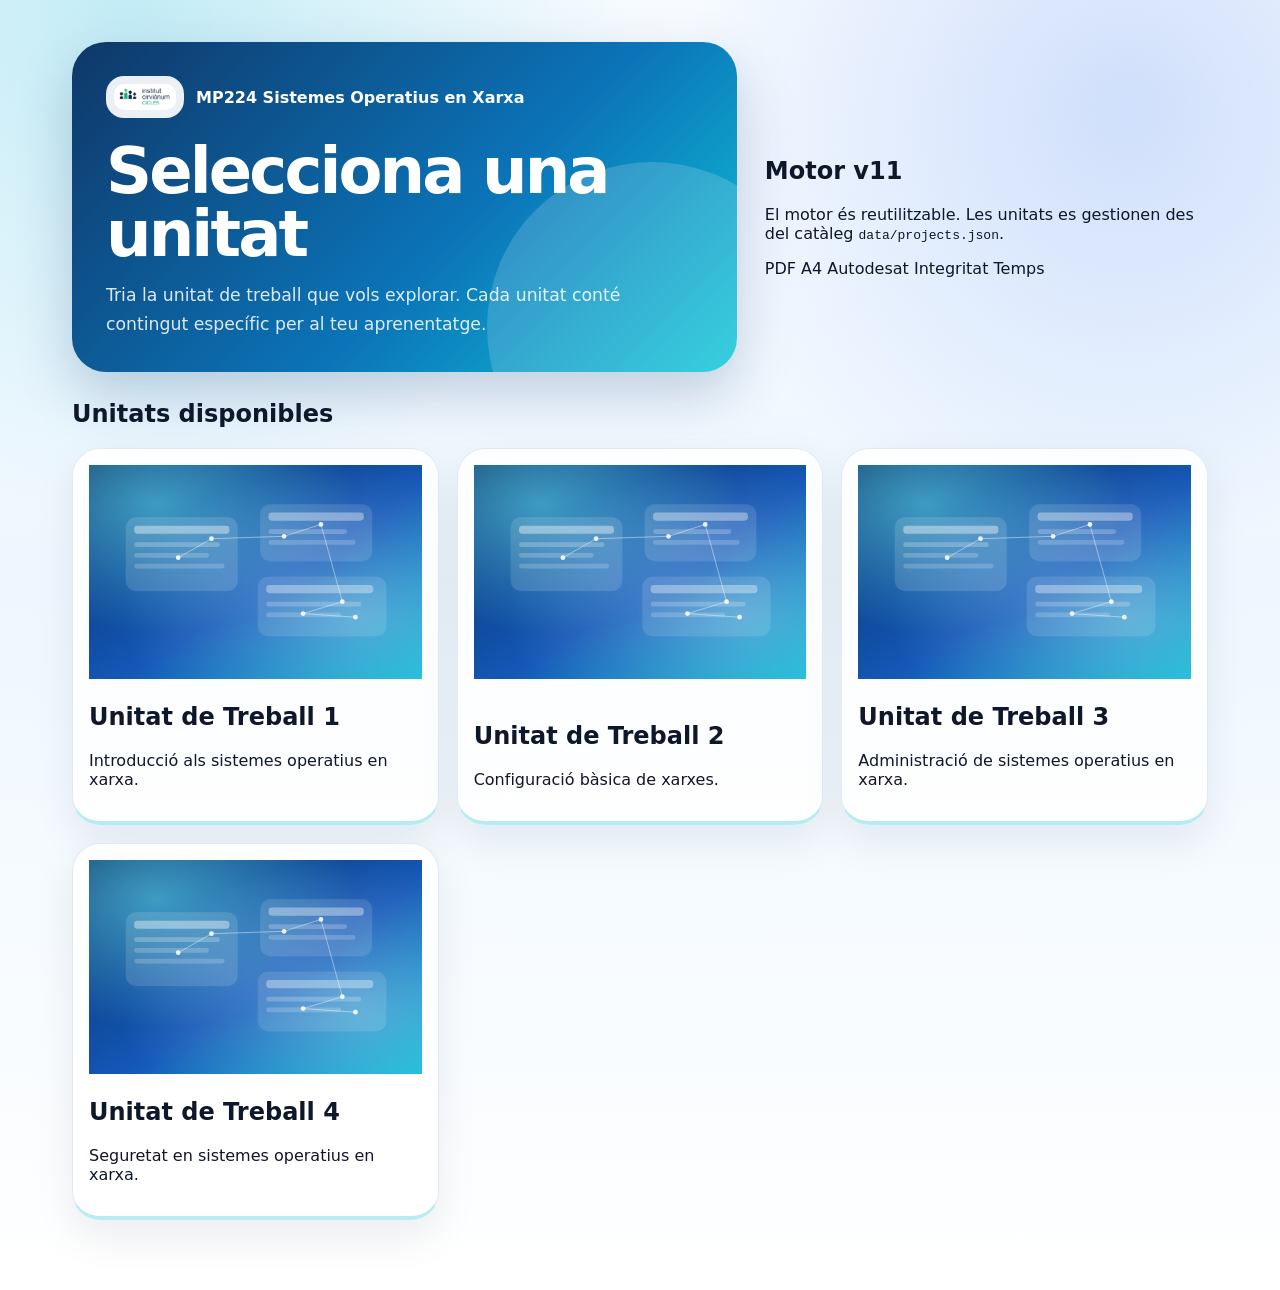
<file: modul_mp224.html>
<!doctype html>
<html lang="ca">
<head>
  <meta charset="utf-8">
  <meta name="viewport" content="width=device-width, initial-scale=1">
  <title>MP224 Sistemes Operatius en Xarxa</title>
  <link rel="stylesheet" href="css/pantalla.css">
  <style>
    .launcher {
      max-width: 1180px;
      margin: 0 auto;
      padding: 42px 22px 70px;
    }
    .launcher-hero {
      display: grid;
      grid-template-columns: 1.2fr .8fr;
      gap: 28px;
      align-items: center;
      margin-bottom: 28px;
    }
    .launcher-panel {
      background: linear-gradient(135deg, #0f3768, #0b74b8 58%, #10c7d8);
      color: #fff;
      border-radius: 34px;
      padding: 34px;
      box-shadow: 0 22px 55px rgba(15, 55, 104, .22);
      position: relative;
      overflow: hidden;
    }
    .launcher-panel:after {
      content: "";
      position: absolute;
      inset: auto -80px -120px auto;
      width: 330px;
      height: 330px;
      border-radius: 50%;
      background: rgba(255, 255, 255, .16);
    }
    .launcher-brand {
      display: flex;
      align-items: center;
      gap: 12px;
      margin-bottom: 22px;
    }
    .launcher-brand img {
      width: 78px;
      max-height: 54px;
      object-fit: contain;
      background: rgba(255, 255, 255, .92);
      border-radius: 18px;
      padding: 8px;
    }
    .launcher-panel h1 {
      font-size: clamp(2.1rem, 5vw, 4.8rem);
      line-height: .98;
      margin: 0 0 16px;
      font-weight: 850;
      letter-spacing: -.045em;
    }
    .launcher-panel p {
      font-size: 1.08rem;
      max-width: 680px;
      color: rgba(255, 255, 255, .86);
      margin: 0;
      line-height: 1.65;
    }
    .unit-grid {
      display: grid;
      grid-template-columns: repeat(auto-fill, minmax(285px, 1fr));
      gap: 18px;
    }
    .unit-card {
      background: rgba(255, 255, 255, .86);
      border: 1px solid rgba(226, 232, 240, .95);
      border-radius: 28px;
      box-shadow: 0 16px 42px rgba(15, 23, 42, .08);
      overflow: hidden;
      cursor: pointer;
      transition: transform .18s ease, box-shadow .18s ease;
      border-bottom: 4px solid rgba(6, 182, 212, .28);
      padding: 16px;
      display: flex;
      flex-direction: column;
      justify-content: space-between;
    }
    .unit-card:hover, .unit-card:focus {
      transform: translateY(-4px);
      box-shadow: 0 22px 58px rgba(15, 23, 42, .13);
      outline: none;
    }
    .unit-card .unit-cover {
      position: relative;
      top: 0;
      left: 0;
      width: 100%;
      height: 100%;
      border-radius: 28px;
      overflow: hidden;
      z-index: 1;
      aspect-ratio: 16/9;
      background: #eaf6ff;
      padding: 12px;
    }
    .unit-card .unit-cover img {
      position: absolute;
      top: 0;
      left: 0;
      width: 100%;
      height: 100%;
      object-fit: contain;
      border-radius: 20px;
      z-index: 0;
    }
    .unit-info {
      padding: 20px;
    }
    .unit-info h2 {
      margin: 12px 0 8px;
      font-size: 1.18rem;
      color: #0f172a;
      line-height: 1.2;
    }
    .unit-info p {
      margin: 0 0 18px;
      color: #64748b;
      line-height: 1.5;
    }
  </style>
</head>
<body>
  <main class="launcher">
    <section class="launcher-hero">
      <div class="launcher-panel">
        <div class="launcher-brand">
          <img src="assets/logo.png" alt="Logo del centre">
          <strong>MP224 Sistemes Operatius en Xarxa</strong>
        </div>
        <h1>Selecciona una unitat</h1>
        <p>Tria la unitat de treball que vols explorar. Cada unitat conté contingut específic per al teu aprenentatge.</p>
      </div>
      <aside class="launcher-side">
        <h2>Motor v11</h2>
        <p>El motor és reutilitzable. Les unitats es gestionen des del catàleg <code>data/projects.json</code>.</p>
        <div class="project-meta">
          <span>PDF A4</span>
          <span>Autodesat</span>
          <span>Integritat</span>
          <span>Temps</span>
        </div>
      </aside>
    </section>

    <div class="selector-head">
      <h2>Unitats disponibles</h2>
    </div>
    <section class="unit-grid">
      <div class="unit-card project-card">
        <div class="project-cover">
          <img src="assets/portades/ldap.svg" alt="Imatge de la Unitat de Treball 1">
        </div>
        <div class="project-info">
          <h2>Unitat de Treball 1</h2>
          <p>Introducció als sistemes operatius en xarxa.</p>
        </div>
      </div>
      <div class="unit-card project-card" onclick="window.location.href='unitat_treball2.html'">
        <div class="project-cover">
          <img src="assets/portades/ldap.svg" alt="Imatge de la Unitat de Treball 2">
        </div>
        <div class="project-info">
          <h2>Unitat de Treball 2</h2>
          <p>Configuració bàsica de xarxes.</p>
        </div>
      </div>
      <div class="unit-card project-card" onclick="window.location.href='unitat_treball3.html'">
        <div class="project-cover">
          <img src="assets/portades/ldap.svg" alt="Imatge de la Unitat de Treball 3">
        </div>
        <div class="project-info">
          <h2>Unitat de Treball 3</h2>
          <p>Administració de sistemes operatius en xarxa.</p>
        </div>
      </div>
      <div class="unit-card project-card" onclick="window.location.href='unitat_treball4.html'">
        <div class="project-cover">
          <img src="assets/portades/ldap.svg" alt="Imatge de la Unitat de Treball 4">
        </div>
        <div class="project-info">
          <h2>Unitat de Treball 4</h2>
          <p>Seguretat en sistemes operatius en xarxa.</p>
        </div>
      </div>
    </section>
  </main>
</body>
</html>
</file>
<file: css/pantalla.css>
:root {
    --bg: #eef7ff;
    --panel: #fff;
    --ink: #0f172a;
    --muted: #64748b;
    --line: #dbeafe;
    --accent: #2563eb;
    --accent-2: #06b6d4;
    --danger: #dc2626;
    --soft: #f8fbff;
    --shadow: 0 18px 60px rgba(15, 23, 42, .12);
    --radius: 26px;
    --header-h: 16mm;
    --footer-h: 12mm
}

* {
    box-sizing: border-box
}

html {
    scroll-behavior: smooth
}

body {
    margin: 0;
    font-family: Inter, ui-sans-serif, system-ui, -apple-system, BlinkMacSystemFont, "Segoe UI", sans-serif;
    color: var(--ink);
    background: radial-gradient(circle at 10% 0%, rgba(6, 182, 212, .22), transparent 32rem), radial-gradient(circle at 88% 8%, rgba(37, 99, 235, .18), transparent 28rem), linear-gradient(180deg, #f7fbff 0%, #eef7ff 45%, #fff 100%)
}

button,
input,
textarea {
    font: inherit
}

.app {
    width: min(1280px, calc(100% - 32px));
    margin: 0 auto;
    padding: 24px 0 64px
}

.hero {
    position: relative;
    overflow: hidden;
    display: grid;
    grid-template-columns: minmax(0, 1.08fr) minmax(340px, .92fr);
    gap: 34px;
    align-items: center;
    margin: 18px 0 22px;
    padding: 42px;
    border-radius: 38px;
    background: linear-gradient(135deg, rgba(8, 47, 99, .96) 0%, rgba(21, 89, 183, .9) 52%, rgba(14, 165, 233, .86) 100%);
    color: #fff;
    box-shadow: var(--shadow)
}

.hero:before {
    content: "";
    position: absolute;
    inset: -20%;
    background: radial-gradient(circle at 78% 16%, rgba(255, 255, 255, .18), transparent 34%), linear-gradient(90deg, rgba(8, 47, 99, .38), rgba(14, 165, 233, .05));
    transform: translate(22%, -18%)
}

.hero>* {
    position: relative
}

.brand {
    display: inline-flex;
    align-items: center;
    gap: 12px;
    padding: 9px 13px;
    background: rgba(255, 255, 255, .92);
    color: #123466;
    border-radius: 999px;
    box-shadow: 0 10px 24px rgba(0, 0, 0, .12);
    font-weight: 750
}

.brand img {
    width: 92px;
    max-height: 48px;
    object-fit: contain
}

.eyebrow {
    margin: 28px 0 8px;
    color: #bae6fd;
    font-weight: 800;
    text-transform: uppercase;
    letter-spacing: .08em
}

.hero h1 {
    margin: 0;
    font-size: clamp(2.45rem, 6vw, 5.4rem);
    line-height: .94;
    letter-spacing: -.055em;
    max-width: 820px
}

.hero-text {
    max-width: 650px;
    margin: 22px 0 26px;
    color: rgba(255, 255, 255, .82);
    font-size: clamp(1.04rem, 1.4vw, 1.25rem);
    line-height: 1.55
}

.student-card {
    max-width: 690px;
    padding: 22px;
    border: 1px solid rgba(255, 255, 255, .24);
    border-radius: 28px;
    background: rgba(255, 255, 255, .13);
    backdrop-filter: blur(12px);
    box-shadow: 0 18px 45px rgba(0, 0, 0, .16)
}

.student-card h2 {
    margin: 0 0 14px;
    font-size: 1.08rem
}

.student-grid {
    display: grid;
    grid-template-columns: 1fr 1fr;
    gap: 12px
}

.student-grid label {
    display: grid;
    gap: 6px;
    font-weight: 700;
    color: #e0f2fe
}

.student-grid input {
    width: 100%;
    padding: 13px 14px;
    border: 1px solid rgba(255, 255, 255, .36);
    border-radius: 16px;
    background: #fff;
    color: var(--ink);
    outline: none
}

.student-grid input:focus {
    box-shadow: 0 0 0 4px rgba(14, 165, 233, .25)
}

.primary {
    background: linear-gradient(135deg, var(--accent), var(--accent-2));
    color: #fff;
    border: 0
}

.student-card .primary {
    margin-top: 14px;
    padding: 13px 18px;
    border-radius: 16px;
    font-weight: 850;
    cursor: pointer
}

.hero-help {
    margin: 10px 0 0;
    color: rgba(255, 255, 255, .72)
}

.hero-visual {
    min-height: 465px;
    border-radius: 34px;
    display: grid;
    place-items: center;
    overflow: hidden;
    background: rgba(255, 255, 255, .12);
    border: 1px solid rgba(255, 255, 255, .26);
    box-shadow: inset 0 0 0 1px rgba(255, 255, 255, .08), 0 22px 60px rgba(0, 0, 0, .2)
}

.hero-visual img {
    width: 100%;
    height: 100%;
    object-fit: contain;
    padding: 18px;
    background: rgba(255, 255, 255, .92);
    filter: saturate(.88) contrast(1.02) brightness(.95)
}

.visual-badge{
  position:absolute;
  left:50%;
  right:auto;
  bottom:28px;
  transform:translateX(-50%);
  width:calc(100% - 56px);
  max-width:520px;
  padding:16px 18px;
  border-radius:22px;
  background:rgba(255,255,255,.9);
  color:#0f2f61;
  box-shadow:0 18px 44px rgba(0,0,0,.18);
  text-align:center;
  box-sizing:border-box;
  backdrop-filter: blur(6px);
}

.visual-badge strong{
  display:block;
  font-size:1.25rem;
  line-height:1.15;
  text-align:center;
}

.visual-badge span{
  display:block;
  color:#475569;
  font-size:.88rem;
  text-align:center;
  margin-top:4px;
}

.toolbar {
    position: sticky;
    top: 12px;
    z-index: 20;
    display: flex;
    align-items: center;
    justify-content: space-between;
    gap: 14px;
    margin: 0 0 22px;
    padding: 12px 14px;
    border: 1px solid rgba(203, 213, 225, .7);
    border-radius: 22px;
    background: rgba(255, 255, 255, .82);
    backdrop-filter: blur(14px);
    box-shadow: 0 14px 40px rgba(15, 23, 42, .1)
}

.toolbar-status {
    display: flex;
    align-items: center;
    gap: 10px;
    flex-wrap: wrap
}

.toolbar-status small {
    color: var(--muted)
}

.status-dot {
    width: 12px;
    height: 12px;
    border-radius: 50%;
    background: #f59e0b;
    box-shadow: 0 0 0 4px rgba(245, 158, 11, .15)
}

.status-dot.ok {
    background: #16a34a;
    box-shadow: 0 0 0 4px rgba(22, 163, 74, .15)
}

.toolbar-actions {
    display: flex;
    gap: 8px;
    flex-wrap: wrap;
    justify-content: flex-end
}

.toolbar button,
.tool-file {
    border: 1px solid var(--line);
    border-radius: 14px;
    background: #fff;
    color: var(--ink);
    padding: 10px 13px;
    cursor: pointer;
    font-weight: 750
}

.toolbar button.primary {
    color: #fff
}

.toolbar button.danger {
    color: var(--danger)
}

.tool-file input {
    display: none
}

.overview,
.activity {
    background: rgba(255, 255, 255, .86);
    border: 1px solid var(--line);
    border-radius: var(--radius);
    box-shadow: var(--shadow);
    padding: 30px;
    margin: 24px 0
}

.section-kicker,
.activity-tag {
    display: inline-flex;
    border-radius: 999px;
    background: #e0f2fe;
    color: #075985;
    padding: 7px 12px;
    font-weight: 850;
    text-transform: uppercase;
    letter-spacing: .06em;
    font-size: .78rem
}

.overview h2,
.activity h2 {
    font-size: clamp(1.8rem, 3vw, 3rem);
    margin: 14px 0 6px;
    letter-spacing: -.035em
}

.overview p,
.activity-objective {
    color: var(--muted);
    line-height: 1.55
}

.overview-grid {
    display: grid;
    grid-template-columns: repeat(4, 1fr);
    gap: 14px;
    margin-top: 22px
}

.overview-card {
    padding: 18px;
    border: 1px solid var(--line);
    border-radius: 22px;
    background: linear-gradient(180deg, #fff, #f8fbff)
}

.overview-card strong {
    display: block;
    font-size: 2rem;
    color: #0f4ca3
}

.overview-card h3 {
    margin: 8px 0 4px
}

.overview-card p {
    margin: 0
}

.activities.locked {
    opacity: .68
}

.activities.locked:before {
    content: "Quadern bloquejat: identifica l’alumne a la portada per començar.";
    display: block;
    margin: 18px 0;
    padding: 18px;
    border: 1px dashed #93c5fd;
    border-radius: 18px;
    background: #eff6ff;
    color: #1e40af;
    font-weight: 800
}

.activity-head {
    display: flex;
    align-items: flex-start;
    justify-content: space-between;
    gap: 18px;
    margin-bottom: 18px
}

.steps {
    display: grid;
    gap: 18px
}

.step {
    border: 1px solid #dbeafe;
    border-radius: 26px;
    background: #fff;
    box-shadow: 0 10px 30px rgba(15, 23, 42, .07);
    overflow: hidden
}

.step-top {
    display: flex;
    gap: 12px;
    align-items: center;
    padding: 18px 20px;
    border-bottom: 1px solid var(--line);
    background: linear-gradient(90deg, #f8fbff, #eef7ff)
}

.step-id {
    display: inline-grid;
    place-items: center;
    min-width: 46px;
    height: 46px;
    border-radius: 16px;
    background: linear-gradient(135deg, var(--accent), var(--accent-2));
    color: #fff;
    font-weight: 900
}

.step-top h3 {
    margin: 0;
    font-size: 1.28rem
}

.step-grid {
    display: grid;
    grid-template-columns: minmax(0, 1.18fr) minmax(330px, .82fr);
    gap: 22px;
    padding: 22px
}

.step-main,
.step-work {
    min-width: 0
}

.step-main p {
    line-height: 1.62;
    color: #334155
}

.tasks {
    margin: 14px 0;
    padding-left: 1.15rem;
    color: #334155
}

.tasks li {
    margin: .45rem 0
}

.snippet {
    margin: 16px 0;
    border-radius: 18px;
    overflow: hidden;
    border: 1px solid #cbd5e1;
    background: #0f172a;
    color: #e2e8f0
}

.snippet-head {
    padding: 9px 13px;
    background: #1e293b;
    color: #cbd5e1;
    font-weight: 750;
    font-size: .85rem
}

.snippet pre {
    margin: 0;
    padding: 15px;
    overflow: auto
}

.snippet code {
    font-family: "SFMono-Regular", Consolas, monospace;
    font-size: .88rem
}

.note {
    border-left: 4px solid var(--accent-2);
    padding: 12px 14px;
    border-radius: 14px;
    background: #ecfeff;
    color: #155e75
}

.field-label {
    display: block;
    margin: 0 0 8px;
    font-weight: 850;
    color: #1e3a8a
}

.answer {
    width: 100%;
    min-height: 150px;
    padding: 14px 15px;
    border: 1px solid #cbd5e1;
    border-radius: 18px;
    resize: vertical;
    outline: none;
    background: #fbfdff
}

.answer:focus {
    border-color: #60a5fa;
    box-shadow: 0 0 0 4px rgba(37, 99, 235, .12)
}

.evidence-block {
    margin-top: 18px
}

.dropzone {
    position: relative;
    min-height: 190px;
    border: 2px dashed #93c5fd;
    border-radius: 22px;
    background: linear-gradient(180deg, #f8fbff, #eff6ff);
    padding: 16px;
    outline: none;
    transition: .18s ease;
    cursor: pointer
}

.dropzone:focus,
.dropzone:hover,
.dropzone.is-dragover {
    border-color: var(--accent-2);
    box-shadow: 0 0 0 5px rgba(6, 182, 212, .14);
    transform: translateY(-1px)
}

.placeholder {
    text-align: center;
    color: #1e40af;
    font-weight: 850;
    margin: 18px auto;
    max-width: 280px
}

.drop-hint {
    display: block;
    color: var(--muted);
    font-size: .9rem;
    font-weight: 600;
    margin-top: 5px
}

.drop-actions {
    display: flex;
    justify-content: center;
    gap: 8px;
    margin: 12px 0
}

.drop-actions input {
    display: none
}

.drop-actions .pick {
    display: inline-flex;
    padding: 9px 12px;
    border-radius: 12px;
    background: #fff;
    border: 1px solid #bfdbfe;
    color: #1e40af;
    font-weight: 850
}

.focus-pill {
    position: absolute;
    right: 12px;
    top: 12px;
    padding: 5px 9px;
    border-radius: 999px;
    background: #dbeafe;
    color: #1d4ed8;
    font-size: .78rem;
    font-weight: 900;
    opacity: 0;
    transition: .18s
}

.dropzone:focus .focus-pill,
.dropzone:hover .focus-pill {
    opacity: 1
}

.image-gallery {
    display: grid;
    grid-template-columns: repeat(2, minmax(0, 1fr));
    gap: 10px
}

.image-card {
    position: relative;
    overflow: hidden;
    border: 1px solid var(--line);
    border-radius: 16px;
    background: #fff;
    min-height: 118px
}

.image-card img {
    width: 100%;
    height: 128px;
    object-fit: contain;
    background: #fff;
    display: block
}

.image-card button {
    position: absolute;
    right: 7px;
    top: 7px;
    border: 0;
    border-radius: 999px;
    background: rgba(220, 38, 38, .92);
    color: #fff;
    width: 28px;
    height: 28px;
    cursor: pointer
}

.image-name {
    display: block;
    padding: 7px 8px;
    color: var(--muted);
    font-size: .78rem;
    white-space: nowrap;
    overflow: hidden;
    text-overflow: ellipsis
}

.locked .step-work textarea,
.locked .dropzone {
    pointer-events: none
}

.print-only {
    display: none !important
}

.hidden {
    display: none !important
}

@media (max-width:980px) {
    .hero {
        grid-template-columns: 1fr;
        padding: 28px
    }

    .hero-visual {
        min-height: 300px
    }

    .overview-grid {
        grid-template-columns: repeat(2, 1fr)
    }

    .step-grid {
        grid-template-columns: 1fr
    }

    .toolbar {
        align-items: flex-start;
        flex-direction: column
    }

    .toolbar-actions {
        justify-content: flex-start
    }
}

@media (max-width:620px) {
    .app {
        width: min(100% - 18px, 1280px);
        padding-top: 10px
    }

    .hero {
        border-radius: 28px;
        padding: 22px
    }

    .student-grid,
    .overview-grid,
    .image-gallery {
        grid-template-columns: 1fr
    }

    .hero h1 {
        font-size: clamp(2.1rem, 13vw, 3.4rem)
    }

    .activity,
    .overview {
        padding: 20px
    }

    .step-grid {
        padding: 16px
    }

    .brand img {
        width: 78px
    }
}

/* Ajustos v9: la part digital torna al visual abstracte original i corregeix el botó d'impressió. */
.hero {
    background: linear-gradient(135deg, rgba(8, 47, 99, .96) 0%, rgba(21, 89, 183, .9) 52%, rgba(14, 165, 233, .86) 100%) !important;
}

.hero-visual img {
    object-fit: contain !important;
    padding: 18px;
    filter: none !important;
}

.toolbar button.primary {
    background: linear-gradient(135deg, var(--accent), var(--accent-2)) !important;
    color: #fff !important;
    border: 0 !important;
    box-shadow: 0 8px 18px rgba(37, 99, 235, .22);
}

.toolbar button.primary:hover {
    filter: brightness(1.03)
}

/* v9.4 · Control d'integritat */
.integrity-panel {
    margin-top: 18px;
    padding: 18px;
    border: 1px solid #bfdbfe;
    border-radius: 22px;
    background: linear-gradient(180deg, #f8fbff, #eff6ff)
}

.integrity-panel h3 {
    margin: 0 0 12px;
    color: #075985;
    font-size: 1.05rem
}

.integrity-grid {
    display: grid;
    grid-template-columns: repeat(4, 1fr);
    gap: 10px
}

.integrity-grid p {
    margin: 0;
    padding: 12px;
    border: 1px solid #dbeafe;
    border-radius: 16px;
    background: #fff;
    color: #334155
}

.integrity-grid span {
    display: block;
    margin-bottom: 4px;
    color: #64748b;
    font-size: .78rem;
    font-weight: 850;
    text-transform: uppercase;
    letter-spacing: .055em
}

.integrity-grid strong {
    display: block;
    color: #0f172a;
    font-size: .95rem;
    overflow-wrap: anywhere
}

.integrity-panel.integrity-alert {
    border-color: #fecaca;
    background: linear-gradient(180deg, #fff7ed, #fff1f2)
}

.integrity-panel.integrity-alert h3,
.integrity-panel.integrity-alert #integrityStatus {
    color: #b91c1c
}

@media (max-width:980px) {
    .integrity-grid {
        grid-template-columns: repeat(2, 1fr)
    }
}

@media (max-width:620px) {
    .integrity-grid {
        grid-template-columns: 1fr
    }
}


/* v10.3 · Panell de temps a la visió general (sense cronòmetre a la toolbar). */
.time-panel {
    margin-top: 18px;
    padding: 18px;
    border: 1px solid #bfdbfe;
    border-radius: 22px;
    background: linear-gradient(180deg, #f8fbff, #eefcff)
}

.time-panel h3 {
    margin: 0 0 12px;
    color: #075985;
    font-size: 1.05rem
}

.time-grid {
    display: grid;
    grid-template-columns: repeat(4, minmax(0, 1fr));
    gap: 10px
}

.time-grid p {
    margin: 0;
    padding: 12px;
    border: 1px solid #dbeafe;
    border-radius: 16px;
    background: #fff
}

.time-grid span {
    display: block;
    margin-bottom: 4px;
    color: #64748b;
    font-size: .72rem;
    text-transform: uppercase;
    font-weight: 800;
    letter-spacing: .04em
}

.time-grid strong {
    display: block;
    color: #0f172a;
    font-size: .95rem;
    overflow-wrap: anywhere
}

.time-panel small {
    display: block;
    margin-top: 10px;
    color: #64748b
}

@media (max-width:780px) {
    .time-grid {
        grid-template-columns: 1fr 1fr
    }
}

/* v11.1 · Botó de retorn a la plataforma dins la toolbar del projecte. */
.platform-back {
    display: inline-flex;
    align-items: center;
    gap: 7px;
    border: 1px solid #bfdbfe !important;
    border-radius: 14px !important;
    background: linear-gradient(180deg, #ffffff, #eff6ff) !important;
    color: #1e3a8a !important;
    padding: 10px 13px !important;
    font-weight: 850 !important;
    box-shadow: 0 8px 22px rgba(37, 99, 235, .10);
    white-space: nowrap;
    cursor: pointer
}

.platform-back:hover {
    transform: translateY(-1px);
    box-shadow: 0 12px 28px rgba(37, 99, 235, .16);
    border-color: #93c5fd !important
}

.platform-back:focus {
    outline: none;
    box-shadow: 0 0 0 4px rgba(37, 99, 235, .16)
}

@media (max-width:980px) {
    .platform-back {
        order: -1
    }
}

/* v11.2 · Estat qualitatiu de completitud formal del dossier. */
.completion-panel {
    margin-top: 18px;
    padding: 18px;
    border: 1px solid #bfdbfe;
    border-radius: 22px;
    background: linear-gradient(180deg, #f8fbff, #f0f9ff)
}

.completion-panel h3 {
    margin: 0 0 12px;
    color: #075985;
    font-size: 1.05rem
}

.completion-grid {
    display: grid;
    grid-template-columns: 1fr 1fr 1.4fr;
    gap: 10px
}

.completion-grid p {
    margin: 0;
    padding: 12px;
    border: 1px solid #dbeafe;
    border-radius: 16px;
    background: #fff;
    color: #334155
}

.completion-grid span {
    display: block;
    margin-bottom: 4px;
    color: #64748b;
    font-size: .78rem;
    font-weight: 850;
    text-transform: uppercase;
    letter-spacing: .055em
}

.completion-grid strong {
    display: block;
    color: #0f172a;
    font-size: .95rem;
    overflow-wrap: anywhere
}

.completion-panel small {
    display: block;
    margin-top: 10px;
    color: #64748b;
    line-height: 1.45
}

.completion-panel.completion-ok {
    border-color: #bbf7d0;
    background: linear-gradient(180deg, #f0fdf4, #f8fbff)
}

.completion-panel.completion-ok #completionStatus {
    color: #15803d
}

.completion-panel.completion-review {
    border-color: #fde68a;
    background: linear-gradient(180deg, #fffbeb, #f8fbff)
}

.completion-panel.completion-review #completionStatus {
    color: #b45309
}

.completion-panel.completion-ko {
    border-color: #fecaca;
    background: linear-gradient(180deg, #fff1f2, #f8fbff)
}

.completion-panel.completion-ko #completionStatus {
    color: #b91c1c
}

@media (max-width:980px) {
    .completion-grid {
        grid-template-columns: 1fr
    }
}

/* Estil per a les targetes (cards) */
.card {
    border: 1px solid #ccc;
    border-radius: 8px;
    padding: 16px;
    margin: 16px;
    box-shadow: 0 4px 6px rgba(0, 0, 0, 0.1);
    transition: transform 0.2s;
    cursor: pointer;
}

.card:hover {
    transform: scale(1.05);
}

.card h2 {
    margin: 0 0 8px;
}

.card p {
    margin: 0;
}
</file>
